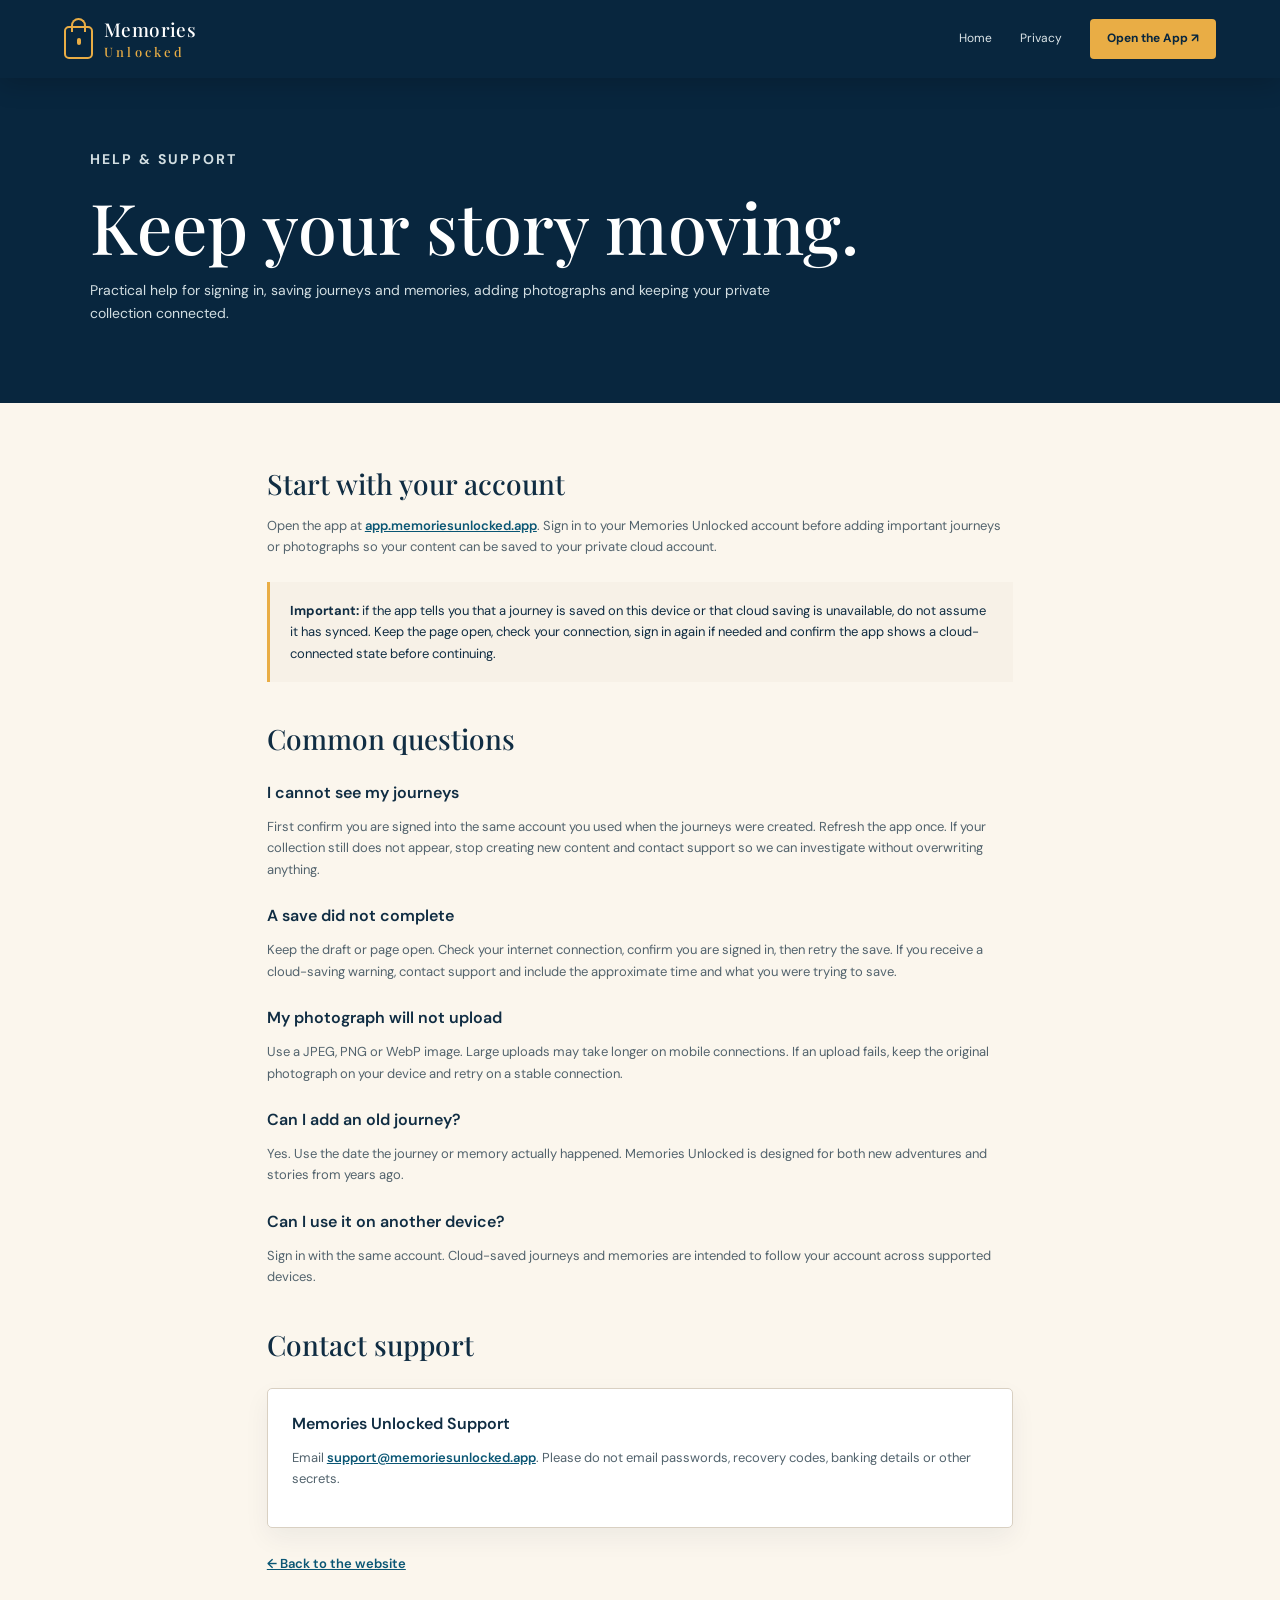
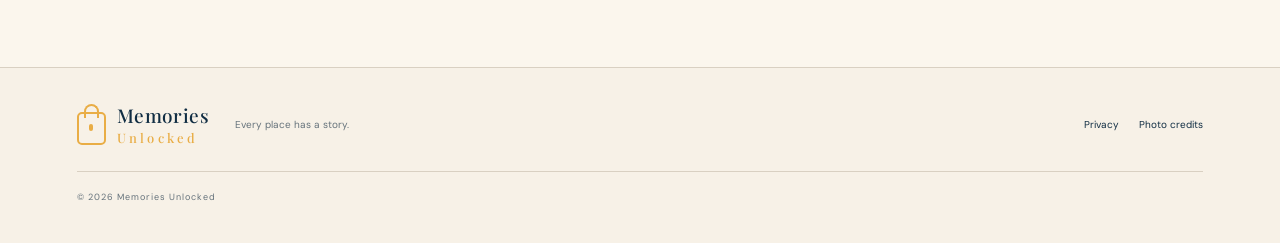
<file: help.html>
<!doctype html>
<html lang="en"><head><meta charset="utf-8"><meta name="viewport" content="width=device-width,initial-scale=1"><title>Help — Memories Unlocked</title><meta name="description" content="Help using Memories Unlocked, including accounts, cloud saving, photographs and support."><meta name="robots" content="index,follow"><link rel="canonical" href="https://memoriesunlocked.app/help"><link rel="preconnect" href="https://fonts.googleapis.com"><link rel="preconnect" href="https://fonts.gstatic.com" crossorigin><link href="https://fonts.googleapis.com/css2?family=DM+Sans:wght@400;500;600;700&family=Playfair+Display:ital,wght@0,500;1,500&display=swap" rel="stylesheet"><link rel="stylesheet" href="/styles.css"></head>
<body><header class="site-header"><a class="brand" href="/"><span class="brand-mark" aria-hidden="true"><span></span></span><span class="brand-copy">Memories <strong>Unlocked</strong></span></a><nav class="site-nav open-on-desktop"><a href="/">Home</a><a href="/privacy">Privacy</a><a class="nav-app" href="https://app.memoriesunlocked.app/">Open the App ↗</a></nav></header>
<main class="subpage"><section class="sub-hero"><p class="eyebrow gold-text">HELP & SUPPORT</p><h1>Keep your story moving.</h1><p>Practical help for signing in, saving journeys and memories, adding photographs and keeping your private collection connected.</p></section><article class="prose">
<h2>Start with your account</h2><p>Open the app at <a href="https://app.memoriesunlocked.app/">app.memoriesunlocked.app</a>. Sign in to your Memories Unlocked account before adding important journeys or photographs so your content can be saved to your private cloud account.</p>
<div class="notice"><strong>Important:</strong> if the app tells you that a journey is saved on this device or that cloud saving is unavailable, do not assume it has synced. Keep the page open, check your connection, sign in again if needed and confirm the app shows a cloud-connected state before continuing.</div>
<h2>Common questions</h2>
<h3>I cannot see my journeys</h3><p>First confirm you are signed into the same account you used when the journeys were created. Refresh the app once. If your collection still does not appear, stop creating new content and contact support so we can investigate without overwriting anything.</p>
<h3>A save did not complete</h3><p>Keep the draft or page open. Check your internet connection, confirm you are signed in, then retry the save. If you receive a cloud-saving warning, contact support and include the approximate time and what you were trying to save.</p>
<h3>My photograph will not upload</h3><p>Use a JPEG, PNG or WebP image. Large uploads may take longer on mobile connections. If an upload fails, keep the original photograph on your device and retry on a stable connection.</p>
<h3>Can I add an old journey?</h3><p>Yes. Use the date the journey or memory actually happened. Memories Unlocked is designed for both new adventures and stories from years ago.</p>
<h3>Can I use it on another device?</h3><p>Sign in with the same account. Cloud-saved journeys and memories are intended to follow your account across supported devices.</p>
<h2>Contact support</h2><div class="support-card"><h3>Memories Unlocked Support</h3><p>Email <a href="mailto:support@memoriesunlocked.app">support@memoriesunlocked.app</a>. Please do not email passwords, recovery codes, banking details or other secrets.</p></div>
<p><a href="/">← Back to the website</a></p></article></main>
<footer class="footer"><a class="brand dark-brand" href="/"><span class="brand-mark" aria-hidden="true"><span></span></span><span class="brand-copy">Memories <strong>Unlocked</strong></span></a><p>Every place has a story.</p><nav><a href="/privacy">Privacy</a><a href="/photo-credits">Photo credits</a></nav><small>© 2026 Memories Unlocked</small></footer></body></html>
</file>
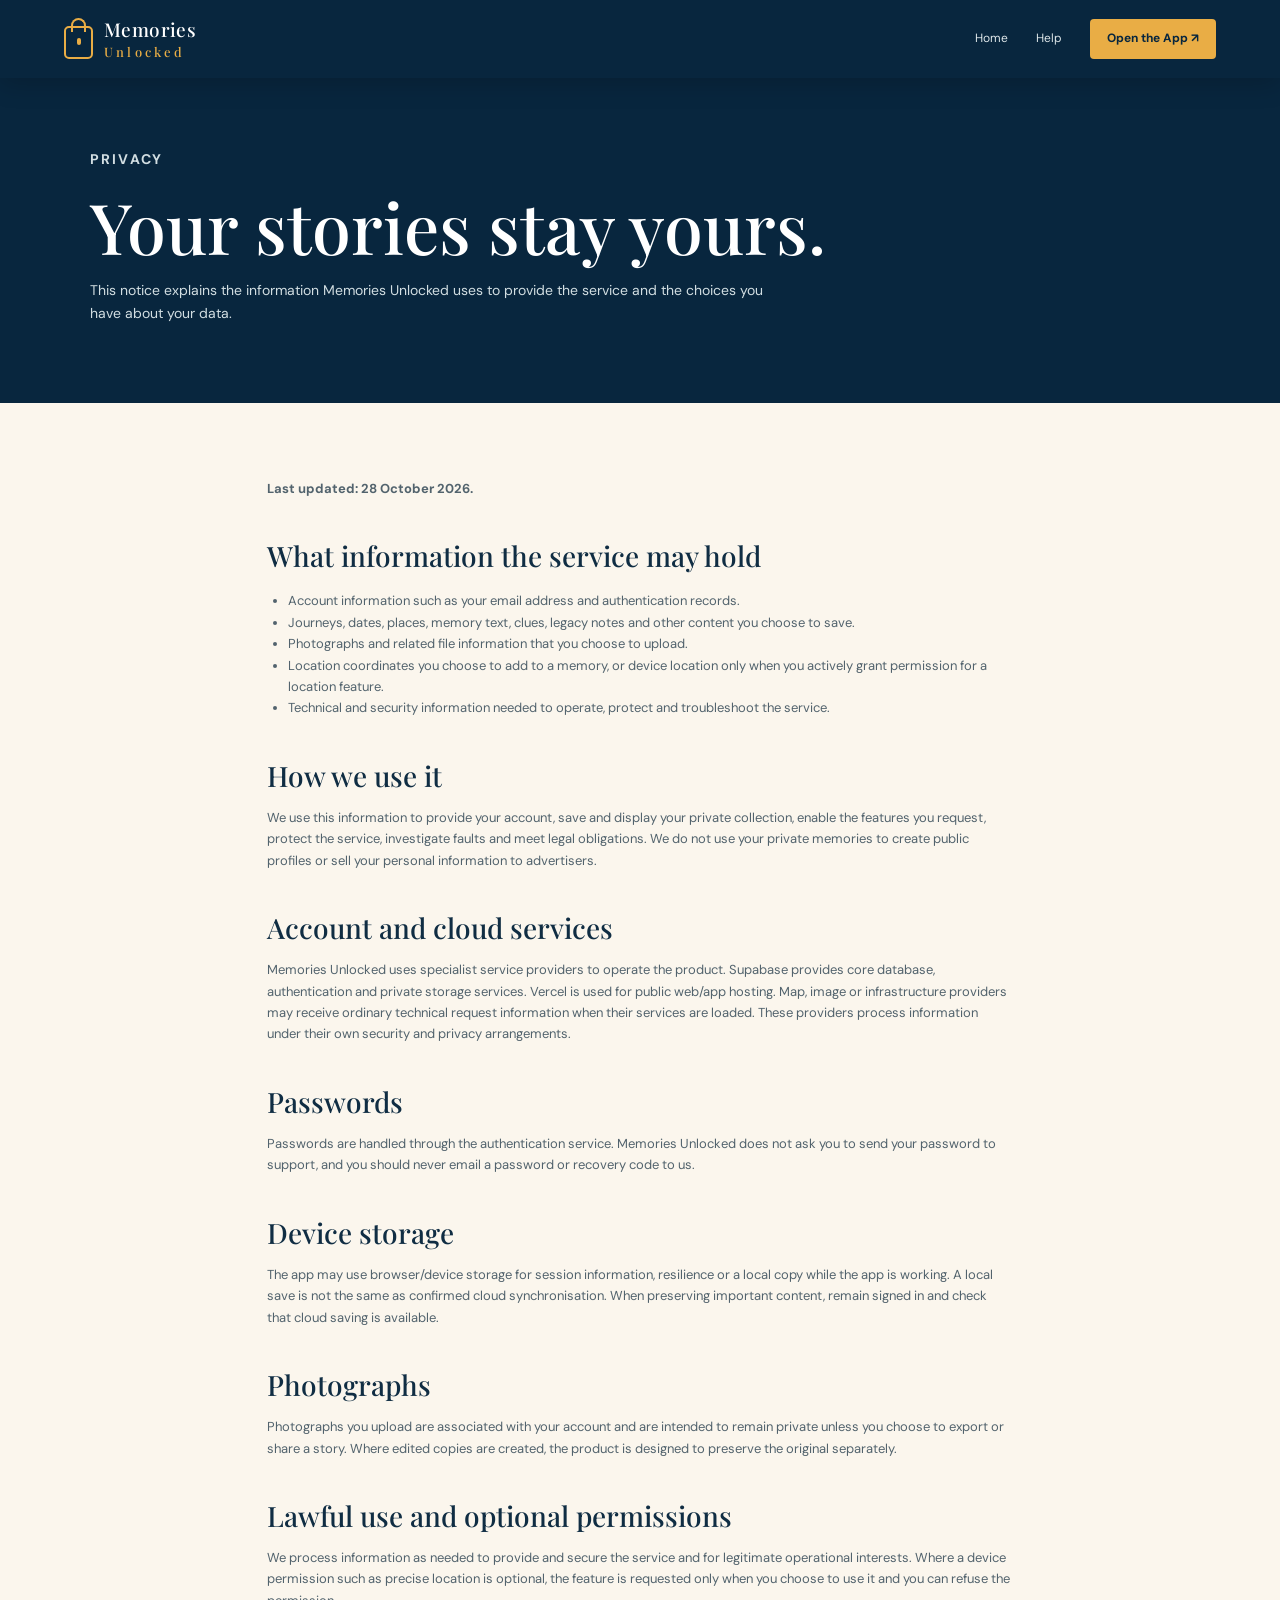
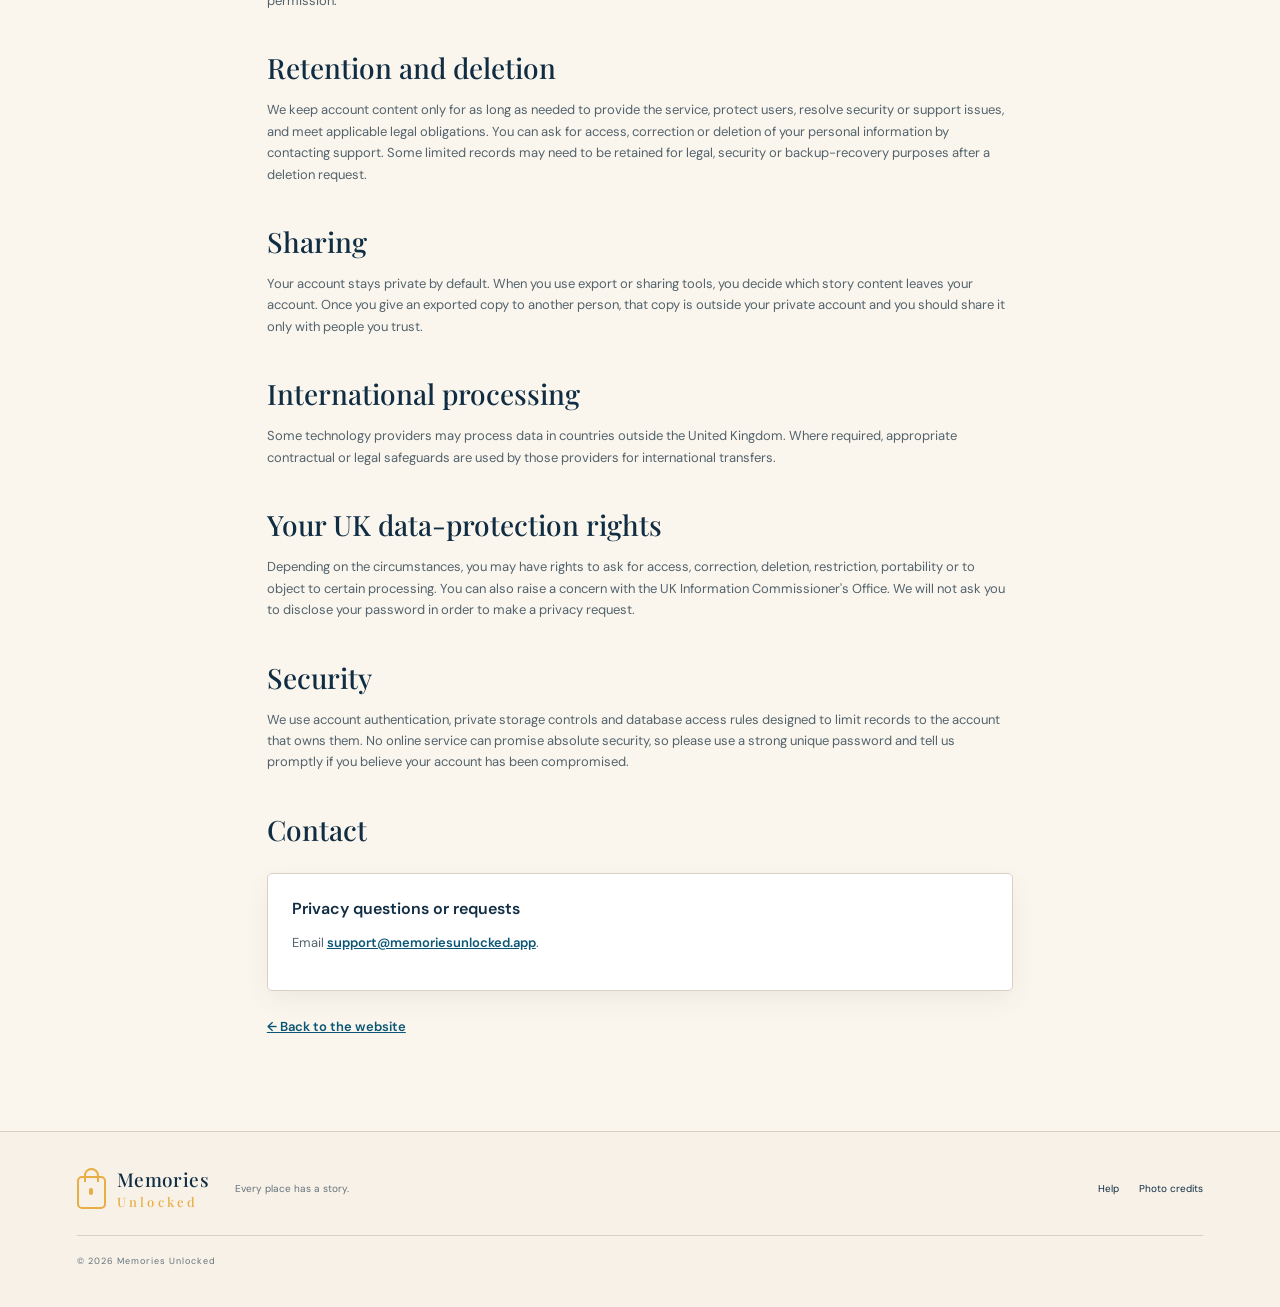
<file: privacy.html>
<!doctype html>
<html lang="en"><head><meta charset="utf-8"><meta name="viewport" content="width=device-width,initial-scale=1"><title>Privacy — Memories Unlocked</title><meta name="description" content="Privacy information for Memories Unlocked."><meta name="robots" content="index,follow"><link rel="canonical" href="https://memoriesunlocked.app/privacy"><link rel="preconnect" href="https://fonts.googleapis.com"><link rel="preconnect" href="https://fonts.gstatic.com" crossorigin><link href="https://fonts.googleapis.com/css2?family=DM+Sans:wght@400;500;600;700&family=Playfair+Display:ital,wght@0,500;1,500&display=swap" rel="stylesheet"><link rel="stylesheet" href="/styles.css"></head>
<body><header class="site-header"><a class="brand" href="/"><span class="brand-mark" aria-hidden="true"><span></span></span><span class="brand-copy">Memories <strong>Unlocked</strong></span></a><nav class="site-nav open-on-desktop"><a href="/">Home</a><a href="/help">Help</a><a class="nav-app" href="https://app.memoriesunlocked.app/">Open the App ↗</a></nav></header>
<main class="subpage"><section class="sub-hero"><p class="eyebrow gold-text">PRIVACY</p><h1>Your stories stay yours.</h1><p>This notice explains the information Memories Unlocked uses to provide the service and the choices you have about your data.</p></section><article class="prose">
<p><strong>Last updated: 28 October 2026.</strong></p>
<h2>What information the service may hold</h2><ul><li>Account information such as your email address and authentication records.</li><li>Journeys, dates, places, memory text, clues, legacy notes and other content you choose to save.</li><li>Photographs and related file information that you choose to upload.</li><li>Location coordinates you choose to add to a memory, or device location only when you actively grant permission for a location feature.</li><li>Technical and security information needed to operate, protect and troubleshoot the service.</li></ul>
<h2>How we use it</h2><p>We use this information to provide your account, save and display your private collection, enable the features you request, protect the service, investigate faults and meet legal obligations. We do not use your private memories to create public profiles or sell your personal information to advertisers.</p>
<h2>Account and cloud services</h2><p>Memories Unlocked uses specialist service providers to operate the product. Supabase provides core database, authentication and private storage services. Vercel is used for public web/app hosting. Map, image or infrastructure providers may receive ordinary technical request information when their services are loaded. These providers process information under their own security and privacy arrangements.</p>
<h2>Passwords</h2><p>Passwords are handled through the authentication service. Memories Unlocked does not ask you to send your password to support, and you should never email a password or recovery code to us.</p>
<h2>Device storage</h2><p>The app may use browser/device storage for session information, resilience or a local copy while the app is working. A local save is not the same as confirmed cloud synchronisation. When preserving important content, remain signed in and check that cloud saving is available.</p>
<h2>Photographs</h2><p>Photographs you upload are associated with your account and are intended to remain private unless you choose to export or share a story. Where edited copies are created, the product is designed to preserve the original separately.</p>
<h2>Lawful use and optional permissions</h2><p>We process information as needed to provide and secure the service and for legitimate operational interests. Where a device permission such as precise location is optional, the feature is requested only when you choose to use it and you can refuse the permission.</p>
<h2>Retention and deletion</h2><p>We keep account content only for as long as needed to provide the service, protect users, resolve security or support issues, and meet applicable legal obligations. You can ask for access, correction or deletion of your personal information by contacting support. Some limited records may need to be retained for legal, security or backup-recovery purposes after a deletion request.</p>
<h2>Sharing</h2><p>Your account stays private by default. When you use export or sharing tools, you decide which story content leaves your account. Once you give an exported copy to another person, that copy is outside your private account and you should share it only with people you trust.</p>
<h2>International processing</h2><p>Some technology providers may process data in countries outside the United Kingdom. Where required, appropriate contractual or legal safeguards are used by those providers for international transfers.</p>
<h2>Your UK data-protection rights</h2><p>Depending on the circumstances, you may have rights to ask for access, correction, deletion, restriction, portability or to object to certain processing. You can also raise a concern with the UK Information Commissioner's Office. We will not ask you to disclose your password in order to make a privacy request.</p>
<h2>Security</h2><p>We use account authentication, private storage controls and database access rules designed to limit records to the account that owns them. No online service can promise absolute security, so please use a strong unique password and tell us promptly if you believe your account has been compromised.</p>
<h2>Contact</h2><div class="support-card"><h3>Privacy questions or requests</h3><p>Email <a href="mailto:support@memoriesunlocked.app">support@memoriesunlocked.app</a>.</p></div>
<p><a href="/">← Back to the website</a></p></article></main>
<footer class="footer"><a class="brand dark-brand" href="/"><span class="brand-mark" aria-hidden="true"><span></span></span><span class="brand-copy">Memories <strong>Unlocked</strong></span></a><p>Every place has a story.</p><nav><a href="/help">Help</a><a href="/photo-credits">Photo credits</a></nav><small>© 2026 Memories Unlocked</small></footer></body></html>
</file>
<file: styles.css>
:root{--navy:#08263e;--navy-2:#061d30;--gold:#e9ad45;--cream:#fbf6ed;--paper:#f7f1e7;--ink:#102d43;--muted:#65727b;--line:#d9d0c2;--white:#fff;--shadow:0 18px 45px rgba(8,38,62,.12)}*{box-sizing:border-box}html{scroll-behavior:smooth}body{margin:0;background:var(--cream);color:var(--ink);font-family:"DM Sans",Arial,sans-serif;line-height:1.65}img{max-width:100%}a{color:inherit}.skip{position:fixed;left:12px;top:-80px;z-index:200;background:var(--gold);color:var(--navy);padding:10px 16px;border-radius:4px;font-weight:700}.skip:focus{top:12px}.site-header{height:78px;padding:0 5%;display:flex;align-items:center;gap:36px;background:var(--navy);color:var(--white);position:sticky;top:0;z-index:100;box-shadow:0 6px 24px rgba(0,0,0,.18)}.brand{display:flex;align-items:center;gap:11px;text-decoration:none;color:inherit;white-space:nowrap}.brand-copy{font:500 19px/1.05 "Playfair Display",Georgia,serif;letter-spacing:.4px}.brand-copy strong{display:block;font-weight:500;font-size:13px;letter-spacing:3.2px;margin-top:5px;color:var(--gold)}.brand-mark{width:29px;height:33px;display:inline-block;position:relative;border:2px solid currentColor;border-radius:5px;margin-top:6px;color:var(--gold)}.brand-mark:before{content:"";position:absolute;left:5px;right:5px;top:-10px;height:12px;border:2px solid currentColor;border-bottom:0;border-radius:10px 10px 0 0}.brand-mark span{position:absolute;width:4px;height:7px;border-radius:3px;background:currentColor;left:50%;top:10px;transform:translateX(-50%)}.site-nav{display:flex;align-items:center;gap:28px;margin-left:auto}.site-nav a{font-size:12px;text-decoration:none;color:#dce5e8;transition:color .2s}.site-nav a:hover,.site-nav a:focus-visible{color:var(--gold)}.site-nav .nav-app{background:var(--gold);color:var(--navy);padding:10px 17px;border-radius:4px;font-weight:700}.site-nav .nav-app:hover,.site-nav .nav-app:focus-visible{color:var(--navy);background:#f0bd62}.menu-button{display:none;border:1px solid rgba(255,255,255,.45);background:transparent;color:white;border-radius:4px;padding:9px 12px;font:600 12px "DM Sans",sans-serif}.hero{min-height:650px;position:relative;overflow:hidden;background:var(--navy);color:white}.hero-image{position:absolute;inset:0;width:100%;height:100%;object-fit:cover;object-position:66% 48%}.hero-shade{position:absolute;inset:0;background:linear-gradient(90deg,rgba(8,38,62,.96) 0%,rgba(8,38,62,.72) 38%,rgba(8,38,62,.22) 68%,rgba(8,38,62,.02) 100%)}.hero-content{position:relative;z-index:2;padding:78px 7% 90px;max-width:720px}.eyebrow{font-size:10px;font-weight:700;letter-spacing:2.3px;margin:0 0 19px}.gold-text{color:var(--gold)}.muted{color:var(--muted)}.pale{color:#c8d4da}.hero h1,.section-heading h2,.intro h2,.legacy h2,.closing h2,.journey-card h3,.benefits h3{font-family:"Playfair Display",Georgia,serif;font-weight:500}.hero h1{font-size:clamp(60px,7.6vw,98px);line-height:1.03;letter-spacing:-3px;margin:0 0 25px}.hero h1 em,.intro h2 em,.moments h2 em,.legacy h2 em,.closing h2 em{font-weight:500;color:var(--gold)}.hero-copy{font:500 18px/1.8 "Playfair Display",Georgia,serif;color:#f4f0e9;margin:0}.hero-actions{display:flex;align-items:center;gap:27px;margin:31px 0 23px}.button{display:inline-flex;align-items:center;justify-content:center;gap:10px;padding:13px 20px;border-radius:4px;text-decoration:none;font-size:12px;font-weight:700;letter-spacing:.15px;transition:transform .2s,box-shadow .2s,background .2s}.button:hover,.button:focus-visible{transform:translateY(-2px);box-shadow:0 10px 25px rgba(0,0,0,.16)}.primary{background:var(--gold);color:var(--navy)}.primary:hover,.primary:focus-visible{background:#f2bf62}.text-link{display:inline-flex;align-items:center;gap:7px;text-decoration:none;font-size:12px;font-weight:600;border-bottom:1px solid currentColor;padding:5px 0}.light-link{color:white}.privacy-note{display:flex;align-items:center;gap:7px;color:#cbd8dd;font-size:10px;margin:0}.hero-location{position:absolute;z-index:3;right:5%;bottom:32px;display:flex;gap:10px;align-items:flex-start;font-size:9px;letter-spacing:2px;text-shadow:0 2px 10px var(--navy)}.hero-location small{display:block;font:italic 15px "Playfair Display",Georgia,serif;letter-spacing:0;margin-top:6px}.hero-side{position:absolute;right:22px;top:70px;z-index:3;writing-mode:vertical-rl;font-size:8px;letter-spacing:3px;opacity:.8}.section-pad{padding:76px 6%}.intro{text-align:center;max-width:930px;margin:auto}.intro h2{font-size:clamp(30px,3.3vw,43px);line-height:1.48;margin:16px 0 21px}.intro h2 em{color:var(--ink);font-style:italic}.intro>p:last-child{max-width:710px;margin:auto;color:var(--muted);font-size:13px}.benefits{max-width:1180px;margin:0 auto 78px;display:grid;grid-template-columns:repeat(4,1fr);padding:0 24px}.benefits article{padding:14px 27px;border-right:1px solid var(--line)}.benefits article:last-child{border-right:0}.line-icon{display:block;color:#9e773b;font-size:27px;height:33px}.benefits h3{font-size:24px;margin:13px 0 9px}.benefits p{font-size:12px;color:var(--muted);margin:0}.how{background:var(--paper);border-top:1px solid var(--line);border-bottom:1px solid var(--line)}.section-heading h2{font-size:clamp(31px,3.5vw,44px);line-height:1.25;margin:12px 0}.section-heading>p:last-child{color:var(--muted);font-size:13px}.centred{text-align:center}.split{display:flex;align-items:end;justify-content:space-between;gap:30px;margin-bottom:34px}.steps{display:grid;grid-template-columns:repeat(5,1fr);gap:22px;max-width:1160px;margin:45px auto 0}.steps article{border-top:1px solid #c6bdad;padding-top:19px}.steps article div{display:flex;justify-content:space-between;align-items:center;margin-bottom:18px}.steps span{font:italic 29px "Playfair Display",Georgia,serif;color:#9e773b}.steps b{font-weight:400;color:var(--ink);font-size:20px}.steps h3{font:500 19px "Playfair Display",Georgia,serif;margin:0 0 7px}.steps p{font-size:11px;color:var(--muted);margin:0}.journeys{max-width:1260px;margin:auto}.journey-grid{display:grid;grid-template-columns:1fr 1fr;gap:26px}.journey-card{border:1px solid var(--line);background:#fffaf2;border-radius:6px;overflow:hidden;box-shadow:var(--shadow)}.journey-card>img{display:block;width:100%;height:285px;object-fit:cover}.journey-card>div{padding:27px}.stamp{display:inline-block;border:1px solid #c8bca8;border-radius:3px;padding:4px 8px;color:var(--muted);font-size:9px;letter-spacing:1.2px}.journey-card h3{font-size:31px;margin:17px 0 8px}.journey-card p{font-size:12px;color:var(--muted);max-width:430px;margin:0}.journey-card footer{display:flex;justify-content:space-between;align-items:center;margin-top:25px;padding-top:18px;border-top:1px solid #ebe2d5;font-size:8px;letter-spacing:1.4px;color:var(--muted)}.moments{max-width:1260px;margin:auto;padding-top:25px}.photo-grid{display:grid;grid-template-columns:repeat(4,1fr);gap:18px;margin-top:36px}.photo-grid figure{margin:0}.photo-grid img{display:block;width:100%;aspect-ratio:1/1;object-fit:cover;border-radius:4px}.photo-grid figcaption{font:500 18px/1.35 "Playfair Display",Georgia,serif;margin-top:12px}.photo-note{text-align:center;color:var(--muted);font-size:11px;margin:29px 0 0}.legacy{display:grid;grid-template-columns:1fr 1fr;min-height:610px;background:var(--navy);color:white}.legacy-image{position:relative;overflow:hidden;min-height:520px}.legacy-image img{position:absolute;inset:0;width:100%;height:100%;object-fit:cover}.legacy-image span{position:absolute;left:32px;bottom:27px;font-size:9px;letter-spacing:2px;text-shadow:0 2px 8px var(--navy)}.legacy-copy{padding:68px 11%;display:flex;flex-direction:column;align-items:flex-start;justify-content:center}.heart{font-size:33px;color:var(--gold);margin-bottom:16px}.legacy h2{font-size:clamp(37px,4vw,50px);line-height:1.2;margin:4px 0 24px}.legacy h2 em{font-style:italic}.legacy-copy>p:not(.eyebrow){font-size:13px;color:#cbd7dd;max-width:510px;margin:0 0 17px}.legacy .button{margin-top:11px}.faq{max-width:1050px;margin:auto}.faq-grid{margin-top:34px;border-top:1px solid var(--line)}.faq details{border-bottom:1px solid var(--line);padding:19px 3px}.faq summary{cursor:pointer;font:500 20px "Playfair Display",Georgia,serif;list-style:none;display:flex;justify-content:space-between;gap:20px}.faq summary:after{content:"+";font:500 22px "DM Sans",sans-serif;color:#9e773b}.faq details[open] summary:after{content:"−"}.faq summary::-webkit-details-marker{display:none}.faq details p{color:var(--muted);font-size:13px;max-width:780px;margin:12px 0 1px}.faq details a{color:var(--ink)}.closing{text-align:center;max-width:900px;margin:auto}.brand-mark.large{width:34px;height:38px;color:#9e773b}.closing h2{font-size:clamp(36px,4vw,50px);line-height:1.27;margin:26px 0 18px}.closing h2 em{color:var(--ink);font-style:italic}.closing>p{color:var(--muted);font-size:13px;margin:0 auto 27px}.closing>small{display:block;color:var(--muted);font-size:10px;margin-top:20px}.footer{background:var(--paper);border-top:1px solid var(--line);padding:38px 6%;display:flex;align-items:center;gap:26px;flex-wrap:wrap}.dark-brand{color:var(--ink)}.footer>p{font-size:10px;color:var(--muted);flex:1;margin:0}.footer nav{display:flex;gap:20px;flex-wrap:wrap}.footer nav a{font-size:10px;text-decoration:none}.footer>small{flex-basis:100%;border-top:1px solid var(--line);padding-top:18px;color:var(--muted);font-size:9px;letter-spacing:1px}.subpage{min-height:70vh}.sub-hero{background:var(--navy);color:white;padding:70px 7% 64px}.sub-hero h1{font:500 clamp(42px,6vw,70px)/1.05 "Playfair Display",Georgia,serif;margin:10px 0 15px}.sub-hero p{max-width:700px;color:#d2dee2;font-size:14px}.prose{max-width:900px;margin:auto;padding:62px 6% 80px}.prose h2{font:500 28px "Playfair Display",Georgia,serif;margin:38px 0 11px}.prose h2:first-child{margin-top:0}.prose h3{font:600 16px "DM Sans",sans-serif;margin:25px 0 7px}.prose p,.prose li{font-size:13px;color:#52636d}.prose ul{padding-left:21px}.prose a{color:#0a5674;font-weight:600}.notice{padding:18px 20px;border-left:3px solid var(--gold);background:var(--paper);margin:24px 0;font-size:13px}.support-card{border:1px solid var(--line);background:white;padding:24px;border-radius:5px;margin:25px 0;box-shadow:0 10px 26px rgba(8,38,62,.06)}.support-card h3{margin-top:0}.credit-grid{display:grid;grid-template-columns:repeat(2,1fr);gap:18px}.credit-card{border:1px solid var(--line);border-radius:5px;overflow:hidden;background:white}.credit-card img{display:block;width:100%;height:220px;object-fit:cover}.credit-card div{padding:17px}.credit-card p{margin:0}.credit-card small{display:block;color:var(--muted);margin-top:6px}@media(max-width:980px){.site-nav{gap:17px}.hero-content{padding-left:6%}.benefits article{padding:12px 18px}.steps{gap:15px}.journey-card>img{height:235px}.legacy-copy{padding:55px 9%}}@media(max-width:760px){.site-header{height:70px;padding:0 20px}.menu-button{display:block;margin-left:auto}.site-nav{display:none;position:absolute;left:0;right:0;top:70px;background:var(--navy);padding:18px 20px 24px;flex-direction:column;align-items:stretch;gap:0;border-top:1px solid rgba(255,255,255,.13);box-shadow:0 14px 30px rgba(0,0,0,.2)}.site-nav.open{display:flex}.site-nav a{padding:12px 5px;font-size:13px}.site-nav .nav-app{text-align:center;margin-top:8px}.hero{min-height:610px}.hero-image{object-position:62% 50%}.hero-shade{background:linear-gradient(90deg,rgba(8,38,62,.9),rgba(8,38,62,.48) 58%,rgba(8,38,62,.16))}.hero-content{padding:60px 25px 118px}.hero h1{font-size:62px;letter-spacing:-2px}.hero-copy{font-size:16px}.hero-actions{align-items:flex-start;flex-direction:column;gap:12px;margin:25px 0 20px}.hero-side{display:none}.hero-location{right:22px;bottom:22px}.section-pad{padding:52px 24px}.benefits{grid-template-columns:1fr 1fr;padding:0 22px;margin-bottom:48px;gap:27px 0}.benefits article{padding:4px 18px}.benefits article:nth-child(2){border-right:0}.steps{grid-template-columns:1fr;gap:0;margin-top:27px}.steps article{display:grid;grid-template-columns:55px 1fr;gap:0 15px;padding:17px 0}.steps article div{grid-row:span 2;margin:0;display:block}.steps article div b{display:none}.steps h3{font-size:21px;margin:0}.steps p{font-size:12px}.split{display:block}.split .text-link{margin-top:11px}.journey-grid{grid-template-columns:1fr}.journey-card>img{height:230px}.photo-grid{grid-template-columns:1fr 1fr;gap:25px 14px}.legacy{grid-template-columns:1fr}.legacy-image{min-height:300px}.legacy-copy{padding:45px 29px 52px}.credit-grid{grid-template-columns:1fr}.footer>p{flex-basis:100%}.footer nav{flex-basis:100%}}@media(max-width:430px){.brand-copy{font-size:17px}.brand-mark{width:25px;height:29px}.hero h1{font-size:53px}.hero-content{padding-top:52px}.eyebrow{font-size:8px;letter-spacing:1.7px}.benefits{padding:0 14px}.benefits article{padding:4px 14px}.benefits h3{font-size:22px}.photo-grid figcaption{font-size:16px}.legacy h2{font-size:38px}}@media(prefers-reduced-motion:reduce){html{scroll-behavior:auto}.button{transition:none}}
</file>
